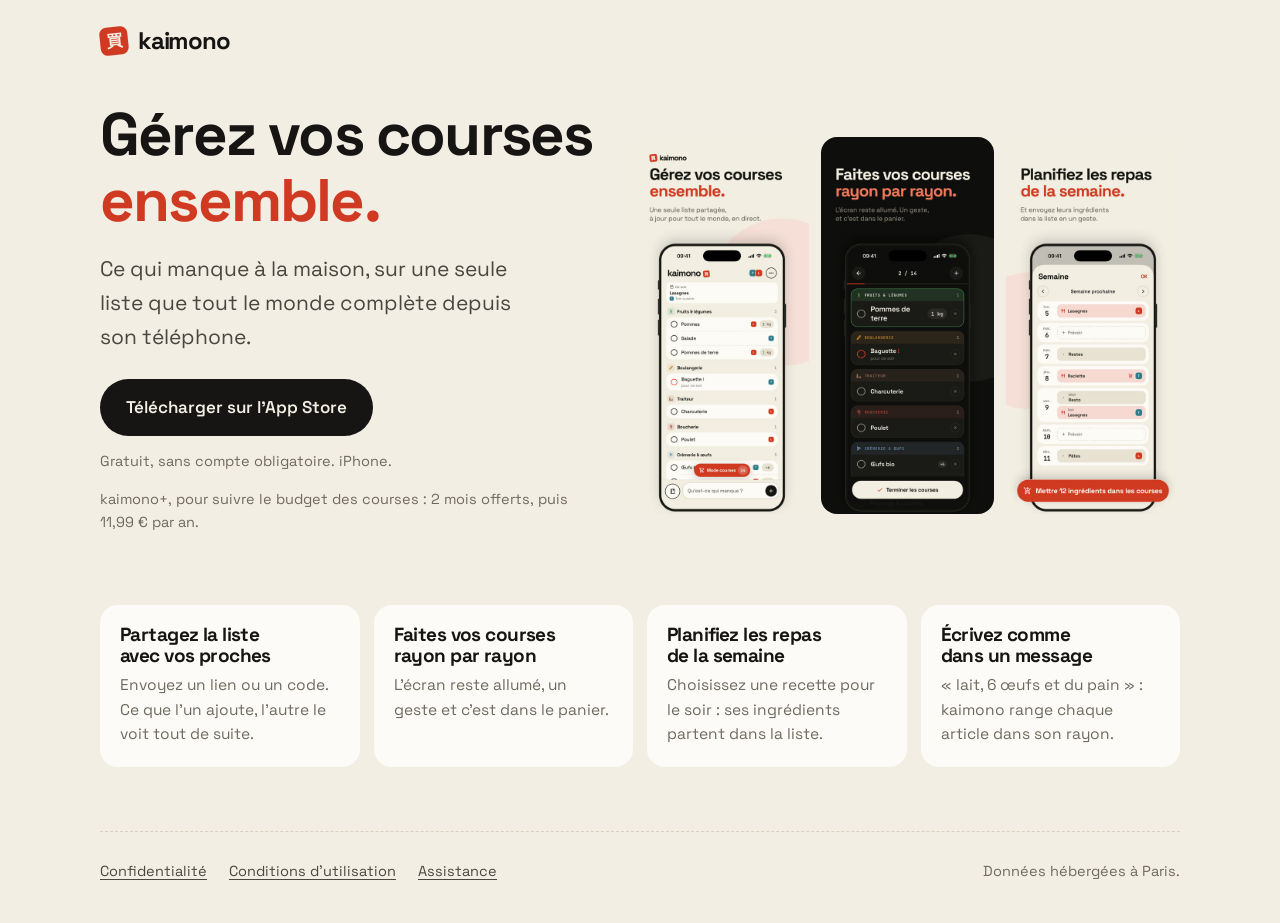
<file: index.html>
<!doctype html>
<html lang="fr">
<head>
<meta charset="utf-8">
<meta name="viewport" content="width=device-width, initial-scale=1, viewport-fit=cover">
<title>kaimono, liste de courses</title>
<meta name="description" content="kaimono, la liste de courses partagée par toute la maison. Gratuit.">
<meta name="theme-color" content="#F3EEE3" media="(prefers-color-scheme: light)">
<meta name="theme-color" content="#151412" media="(prefers-color-scheme: dark)">
<link rel="icon" href="assets/icon.png">
<link rel="apple-touch-icon" href="assets/icon.png">
<link rel="preconnect" href="https://fonts.googleapis.com">
<link rel="preconnect" href="https://fonts.gstatic.com" crossorigin>
<link rel="stylesheet" href="https://fonts.googleapis.com/css2?family=JetBrains+Mono:wght@500;700&family=Space+Grotesk:wght@400;500;600;700&display=swap">
<link rel="stylesheet" href="assets/style.css">
</head>
<body>
<header class="bar">
  <a class="brand" href=""><span class="seal" aria-hidden="true">買</span>kaimono</a>
</header>
<main class="wide">

<section class="hero">
  <div class="hero-text">
    <h1>Gérez vos courses <em>ensemble.</em></h1>
    <p class="lede">Ce qui manque à la maison, sur une seule liste que tout le monde complète depuis son téléphone.</p>
    <a class="cta" href="https://apps.apple.com/fr/app/kaimono-liste-de-courses/id6818076246">Télécharger sur l’App Store</a>
    <p class="small">Gratuit, sans compte obligatoire. iPhone.</p>
    <p class="small">kaimono+, pour suivre le budget des courses : 2 mois offerts, puis 11,99 € par an.</p>
  </div>
  <div class="shots">
    <img src="assets/01-foyer.jpg" alt="Gérez vos courses ensemble" width="450" height="978">
    <img src="assets/03-rayons.jpg" alt="Faites vos courses rayon par rayon" width="450" height="978">
    <img src="assets/04-repas.jpg" alt="Planifiez les repas de la semaine" width="450" height="978">
  </div>
</section>
<section class="features">
  <div><h3>Partagez la liste avec vos proches</h3><p>Envoyez un lien ou un code. Ce que l’un ajoute, l’autre le voit tout de suite.</p></div>
  <div><h3>Faites vos courses rayon par rayon</h3><p>L’écran reste allumé, un geste et c’est dans le panier.</p></div>
  <div><h3>Planifiez les repas de la semaine</h3><p>Choisissez une recette pour le soir : ses ingrédients partent dans la liste.</p></div>
  <div><h3>Écrivez comme dans un message</h3><p>« lait, 6 œufs et du pain » : kaimono range chaque article dans son rayon.</p></div>
</section>

</main>
<footer class="foot">
  <a href="confidentialite/">Confidentialité</a>
  <a href="cgu/">Conditions d’utilisation</a>
  <a href="assistance/">Assistance</a>
  <span>Données hébergées à Paris.</span>
</footer>
</body>
</html>
</file>
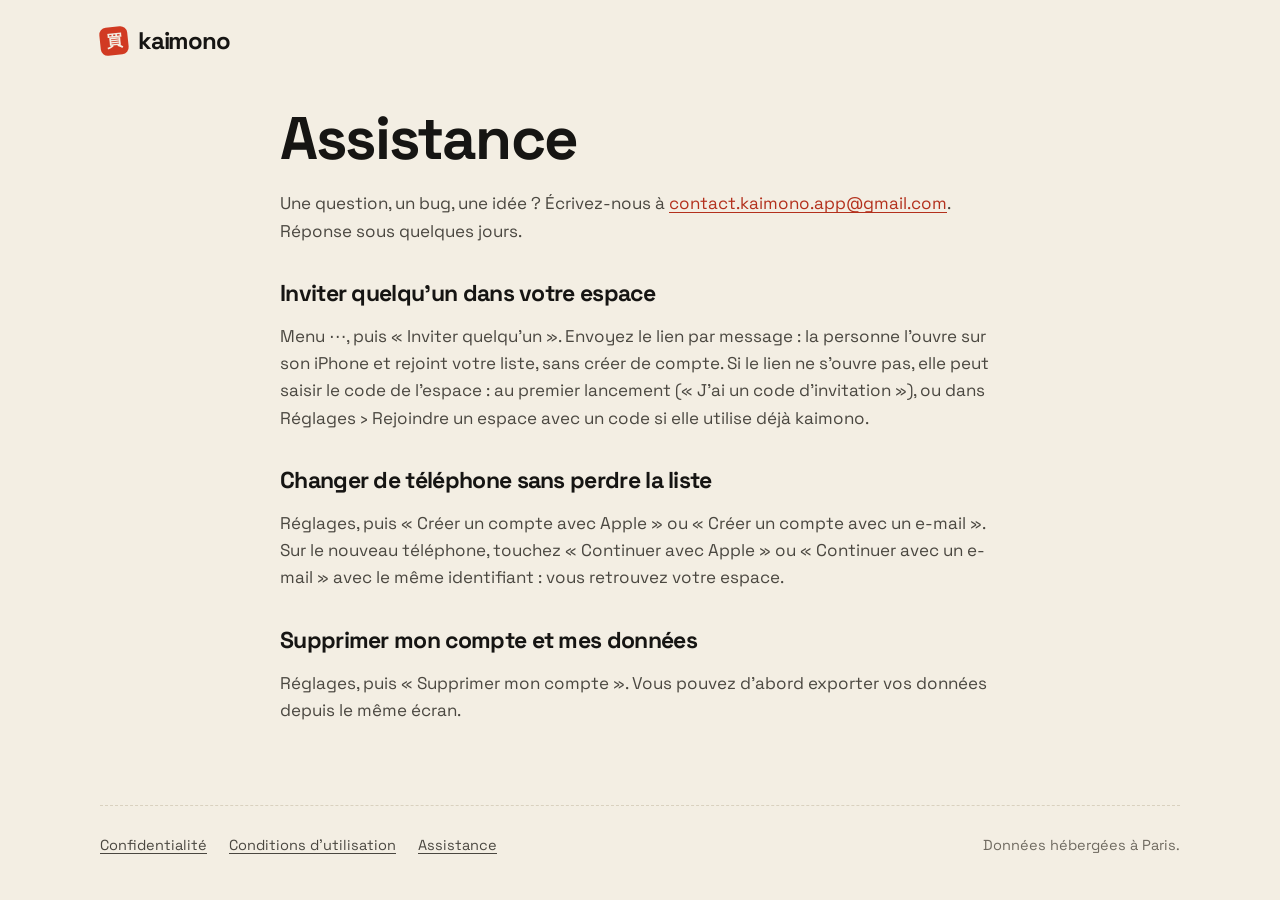
<file: assistance/index.html>
<!doctype html>
<html lang="fr">
<head>
<meta charset="utf-8">
<meta name="viewport" content="width=device-width, initial-scale=1, viewport-fit=cover">
<title>Assistance kaimono</title>
<meta name="description" content="Aide et contact pour kaimono.">
<meta name="theme-color" content="#F3EEE3" media="(prefers-color-scheme: light)">
<meta name="theme-color" content="#151412" media="(prefers-color-scheme: dark)">
<link rel="icon" href="../assets/icon.png">
<link rel="apple-touch-icon" href="../assets/icon.png">
<link rel="preconnect" href="https://fonts.googleapis.com">
<link rel="preconnect" href="https://fonts.gstatic.com" crossorigin>
<link rel="stylesheet" href="https://fonts.googleapis.com/css2?family=JetBrains+Mono:wght@500;700&family=Space+Grotesk:wght@400;500;600;700&display=swap">
<link rel="stylesheet" href="../assets/style.css">
</head>
<body>
<header class="bar">
  <a class="brand" href="../"><span class="seal" aria-hidden="true">買</span>kaimono</a>
</header>
<main class="doc">

<h1>Assistance</h1>
<p>Une question, un bug, une idée ? Écrivez-nous à <a href="mailto:contact.kaimono.app@gmail.com">contact.kaimono.app@gmail.com</a>. Réponse sous quelques jours.</p>
<h2>Inviter quelqu’un dans votre espace</h2>
<p>Menu ⋯, puis « Inviter quelqu’un ». Envoyez le lien par message : la personne l’ouvre sur son iPhone et rejoint votre liste, sans créer de compte. Si le lien ne s’ouvre pas, elle peut saisir le code de l’espace : au premier lancement (« J’ai un code d’invitation »), ou dans Réglages › Rejoindre un espace avec un code si elle utilise déjà kaimono.</p>
<h2>Changer de téléphone sans perdre la liste</h2>
<p>Réglages, puis « Créer un compte avec Apple » ou « Créer un compte avec un e-mail ». Sur le nouveau téléphone, touchez « Continuer avec Apple » ou « Continuer avec un e-mail » avec le même identifiant : vous retrouvez votre espace.</p>
<h2>Supprimer mon compte et mes données</h2>
<p>Réglages, puis « Supprimer mon compte ». Vous pouvez d’abord exporter vos données depuis le même écran.</p>

</main>
<footer class="foot">
  <a href="../confidentialite/">Confidentialité</a>
  <a href="../cgu/">Conditions d’utilisation</a>
  <a href="../assistance/">Assistance</a>
  <span>Données hébergées à Paris.</span>
</footer>
</body>
</html>
</file>
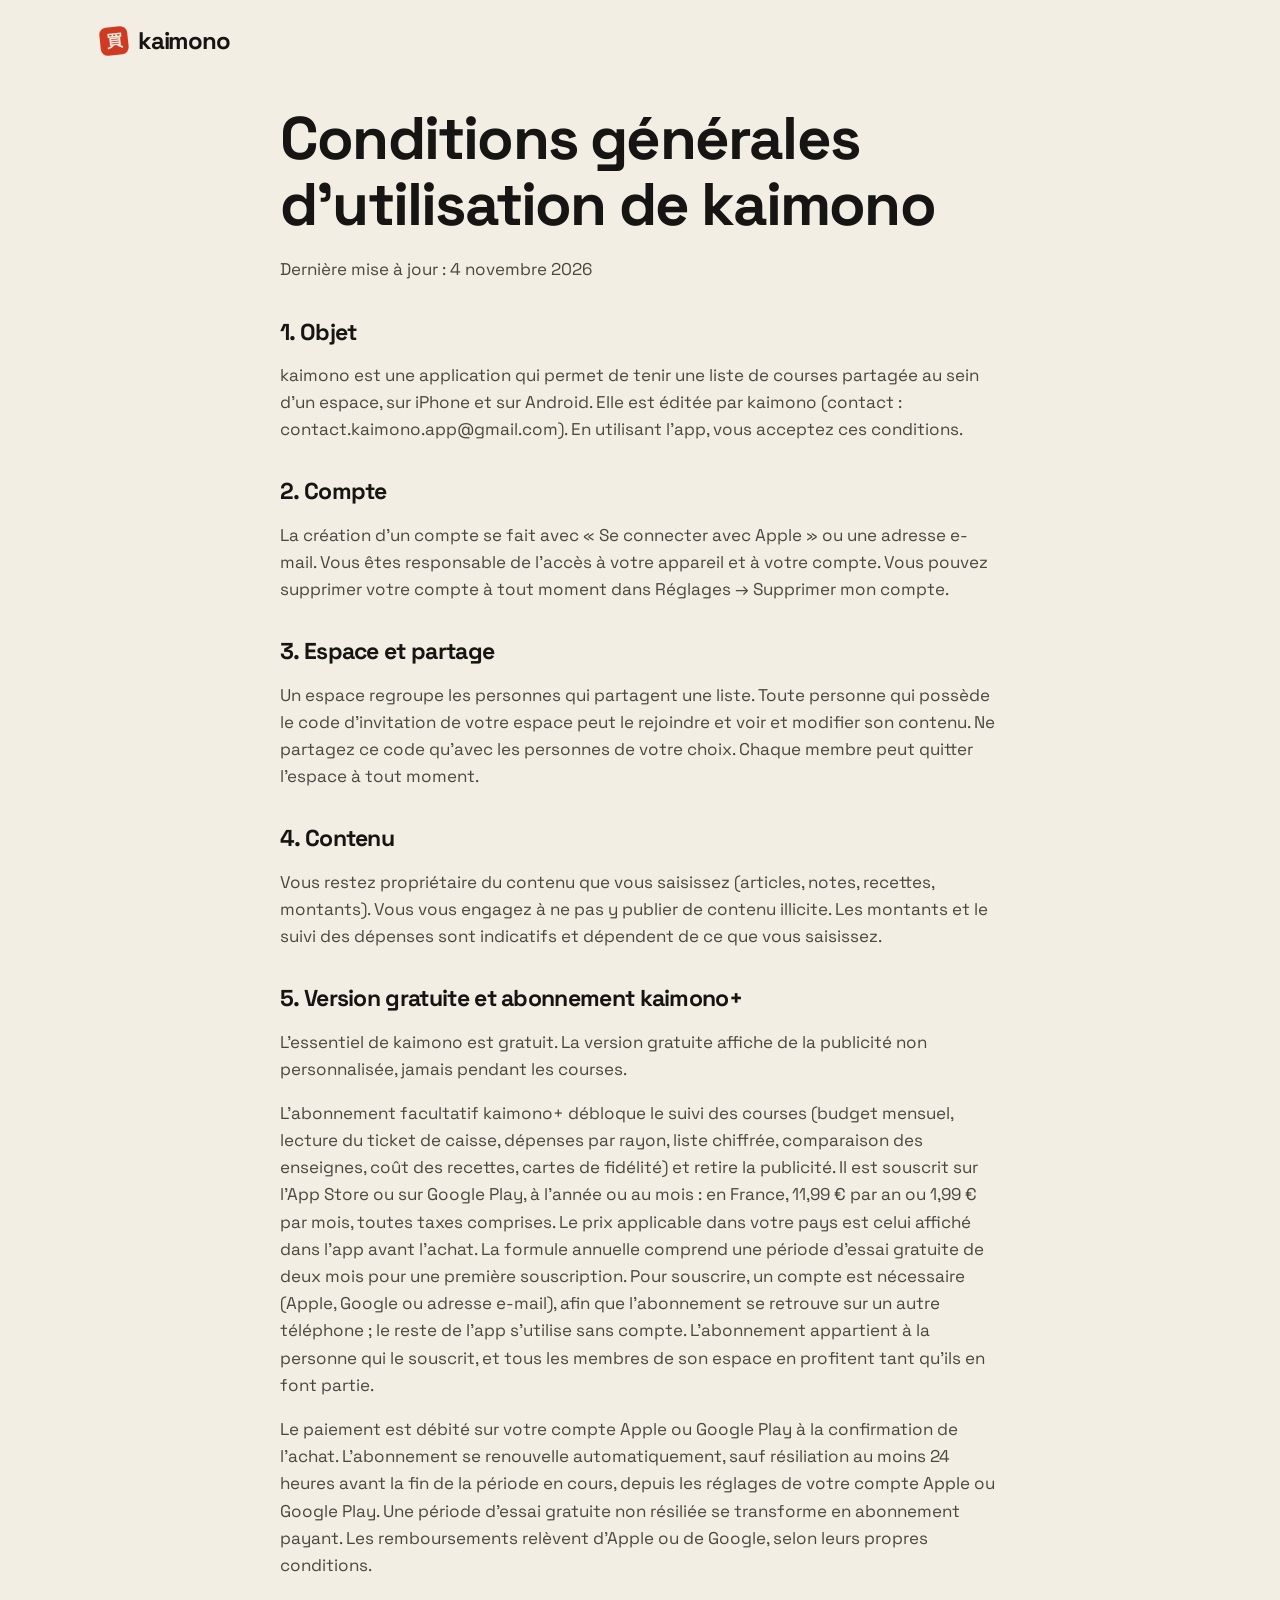
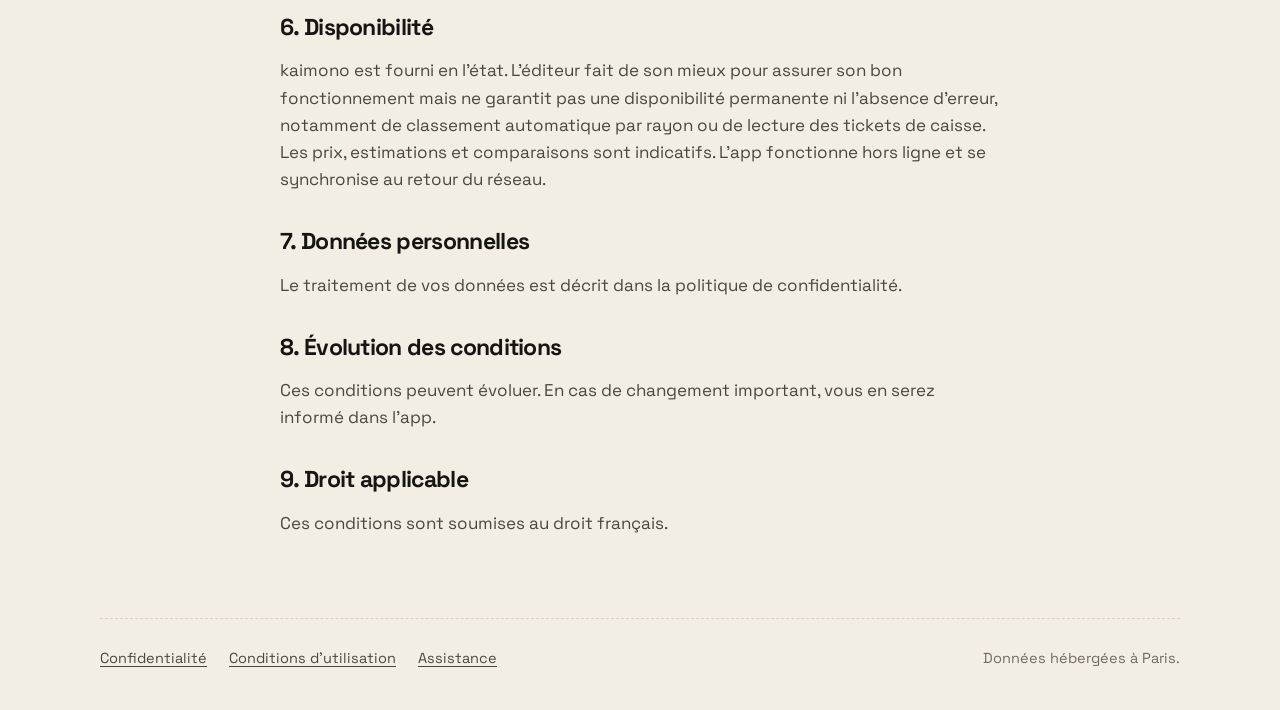
<file: cgu/index.html>
<!doctype html>
<html lang="fr">
<head>
<meta charset="utf-8">
<meta name="viewport" content="width=device-width, initial-scale=1, viewport-fit=cover">
<title>Conditions générales d&#x27;utilisation de kaimono</title>
<meta name="description" content="Conditions générales d&#x27;utilisation de kaimono">
<meta name="theme-color" content="#F3EEE3" media="(prefers-color-scheme: light)">
<meta name="theme-color" content="#151412" media="(prefers-color-scheme: dark)">
<link rel="icon" href="../assets/icon.png">
<link rel="apple-touch-icon" href="../assets/icon.png">
<link rel="preconnect" href="https://fonts.googleapis.com">
<link rel="preconnect" href="https://fonts.gstatic.com" crossorigin>
<link rel="stylesheet" href="https://fonts.googleapis.com/css2?family=JetBrains+Mono:wght@500;700&family=Space+Grotesk:wght@400;500;600;700&display=swap">
<link rel="stylesheet" href="../assets/style.css">
</head>
<body>
<header class="bar">
  <a class="brand" href="../"><span class="seal" aria-hidden="true">買</span>kaimono</a>
</header>
<main class="doc">
<h1>Conditions générales d'utilisation de kaimono</h1>
<p>Dernière mise à jour : 4 novembre 2026</p>
<h2>1. Objet</h2>
<p>kaimono est une application qui permet de tenir une liste de courses partagée au sein d'un espace, sur iPhone et sur Android. Elle est éditée par kaimono (contact : contact.kaimono.app@gmail.com). En utilisant l'app, vous acceptez ces conditions.</p>
<h2>2. Compte</h2>
<p>La création d'un compte se fait avec « Se connecter avec Apple » ou une adresse e-mail. Vous êtes responsable de l'accès à votre appareil et à votre compte. Vous pouvez supprimer votre compte à tout moment dans Réglages → Supprimer mon compte.</p>
<h2>3. Espace et partage</h2>
<p>Un espace regroupe les personnes qui partagent une liste. Toute personne qui possède le code d'invitation de votre espace peut le rejoindre et voir et modifier son contenu. Ne partagez ce code qu'avec les personnes de votre choix. Chaque membre peut quitter l'espace à tout moment.</p>
<h2>4. Contenu</h2>
<p>Vous restez propriétaire du contenu que vous saisissez (articles, notes, recettes, montants). Vous vous engagez à ne pas y publier de contenu illicite. Les montants et le suivi des dépenses sont indicatifs et dépendent de ce que vous saisissez.</p>
<h2>5. Version gratuite et abonnement kaimono+</h2>
<p>L'essentiel de kaimono est gratuit. La version gratuite affiche de la publicité non personnalisée, jamais pendant les courses.</p>
<p>L'abonnement facultatif kaimono+ débloque le suivi des courses (budget mensuel, lecture du ticket de caisse, dépenses par rayon, liste chiffrée, comparaison des enseignes, coût des recettes, cartes de fidélité) et retire la publicité. Il est souscrit sur l'App Store ou sur Google Play, à l'année ou au mois : en France, 11,99 € par an ou 1,99 € par mois, toutes taxes comprises. Le prix applicable dans votre pays est celui affiché dans l'app avant l'achat. La formule annuelle comprend une période d'essai gratuite de deux mois pour une première souscription. Pour souscrire, un compte est nécessaire (Apple, Google ou adresse e-mail), afin que l'abonnement se retrouve sur un autre téléphone ; le reste de l'app s'utilise sans compte. L'abonnement appartient à la personne qui le souscrit, et tous les membres de son espace en profitent tant qu'ils en font partie.</p>
<p>Le paiement est débité sur votre compte Apple ou Google Play à la confirmation de l'achat. L'abonnement se renouvelle automatiquement, sauf résiliation au moins 24 heures avant la fin de la période en cours, depuis les réglages de votre compte Apple ou Google Play. Une période d'essai gratuite non résiliée se transforme en abonnement payant. Les remboursements relèvent d'Apple ou de Google, selon leurs propres conditions.</p>
<h2>6. Disponibilité</h2>
<p>kaimono est fourni en l'état. L'éditeur fait de son mieux pour assurer son bon fonctionnement mais ne garantit pas une disponibilité permanente ni l'absence d'erreur, notamment de classement automatique par rayon ou de lecture des tickets de caisse. Les prix, estimations et comparaisons sont indicatifs. L'app fonctionne hors ligne et se synchronise au retour du réseau.</p>
<h2>7. Données personnelles</h2>
<p>Le traitement de vos données est décrit dans la politique de confidentialité.</p>
<h2>8. Évolution des conditions</h2>
<p>Ces conditions peuvent évoluer. En cas de changement important, vous en serez informé dans l'app.</p>
<h2>9. Droit applicable</h2>
<p>Ces conditions sont soumises au droit français.</p>
</main>
<footer class="foot">
  <a href="../confidentialite/">Confidentialité</a>
  <a href="../cgu/">Conditions d’utilisation</a>
  <a href="../assistance/">Assistance</a>
  <span>Données hébergées à Paris.</span>
</footer>
</body>
</html>
</file>
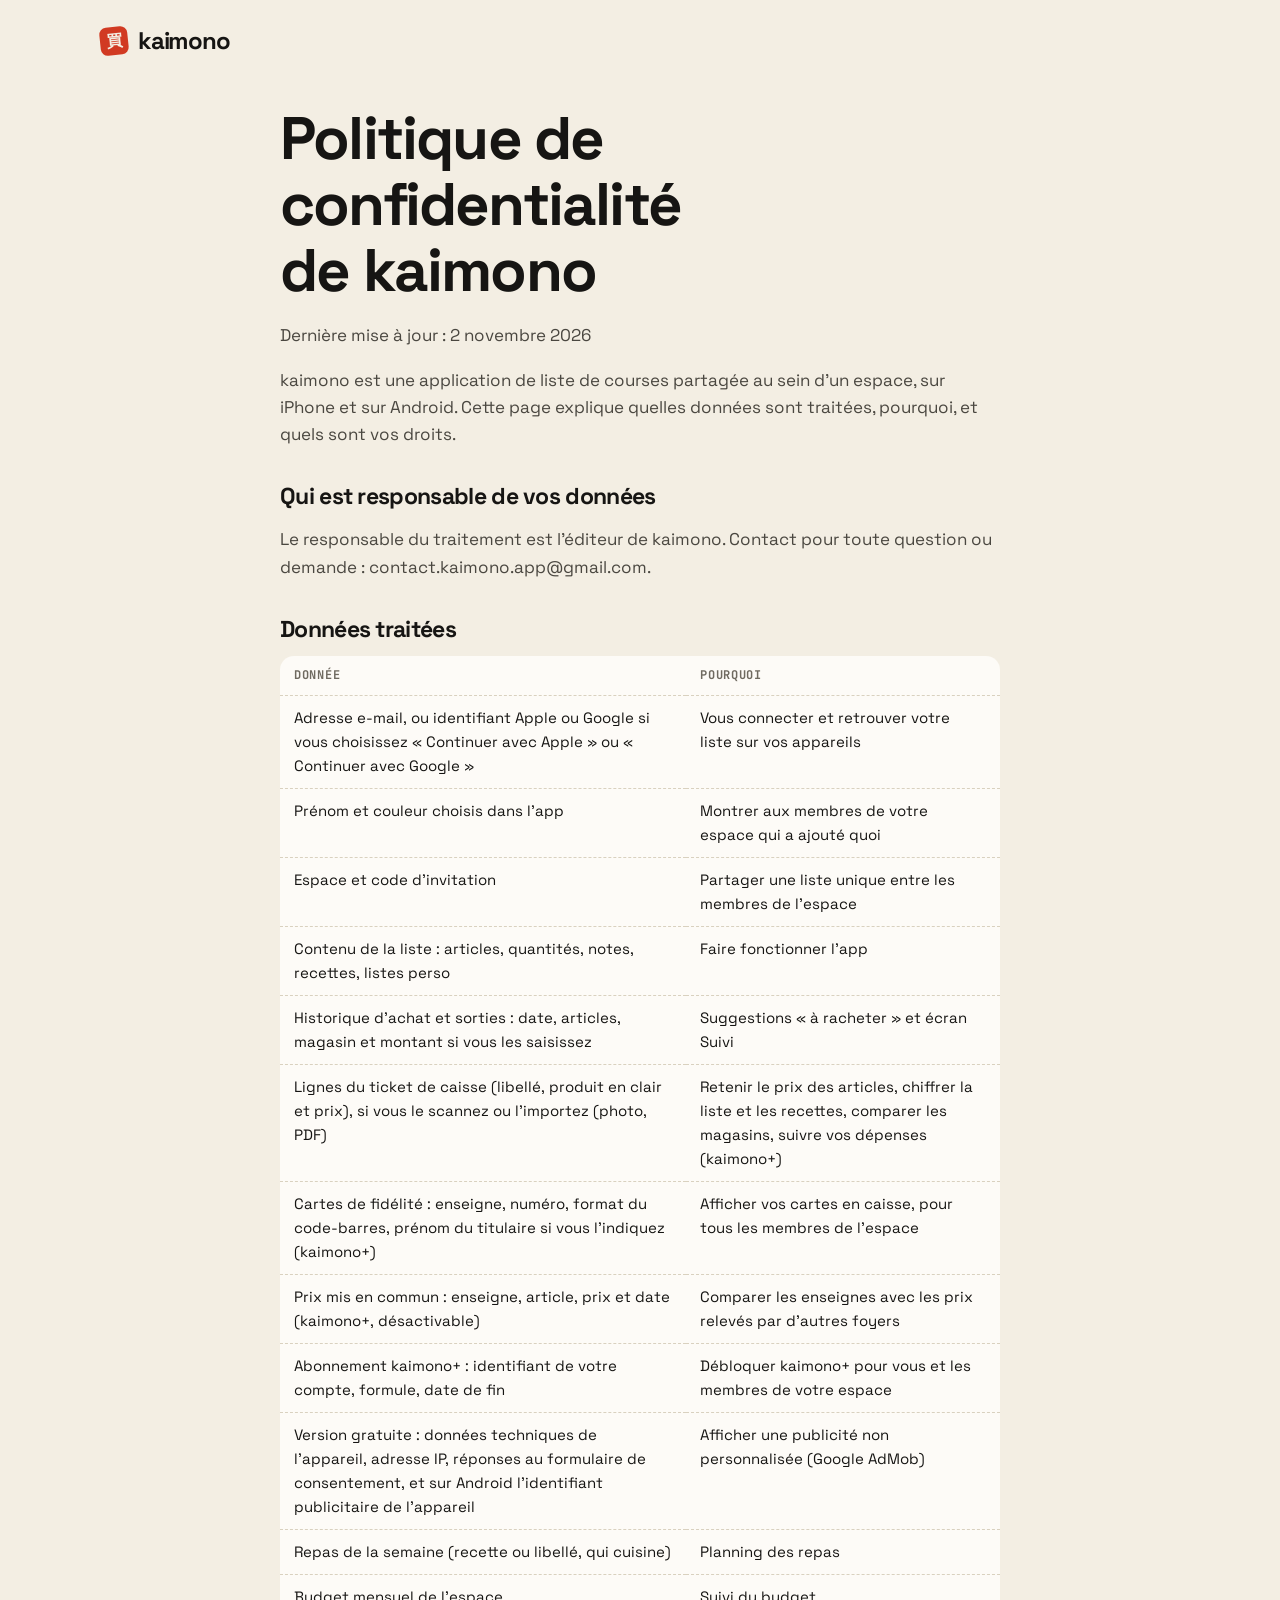
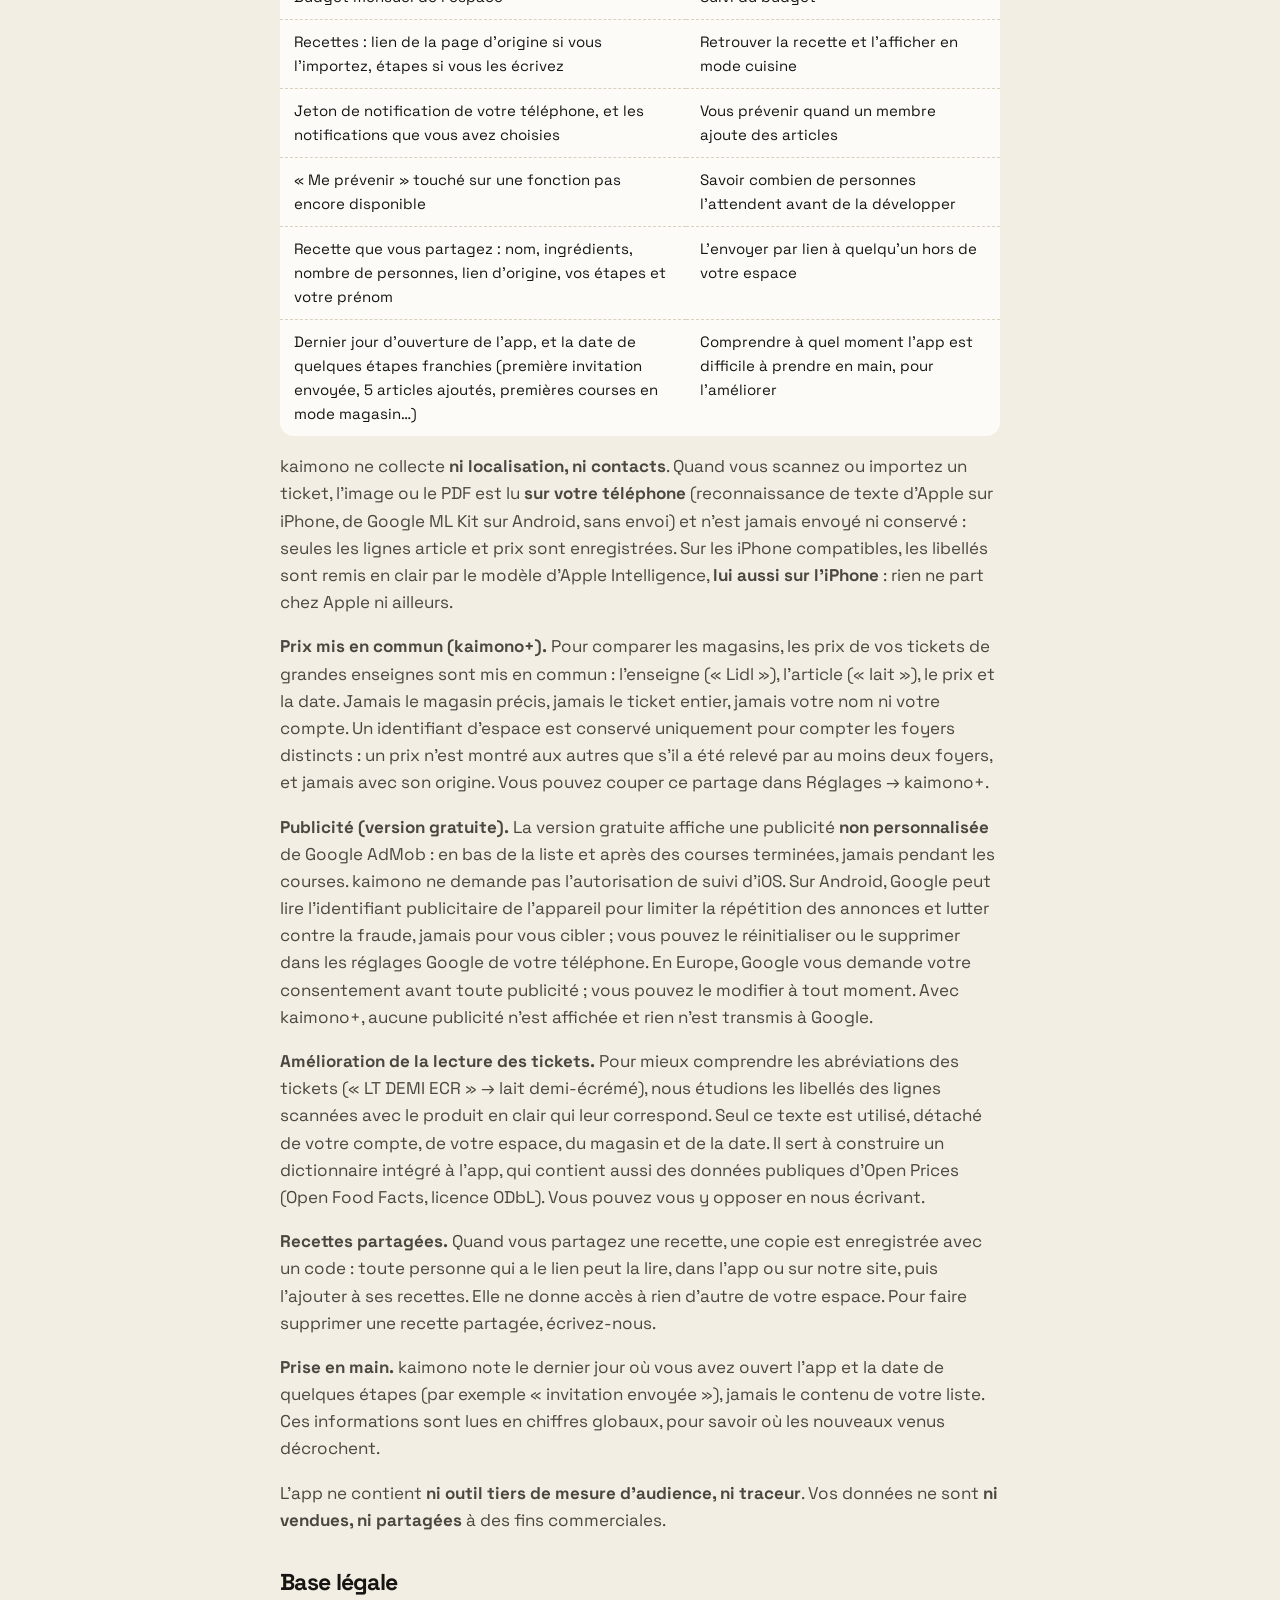
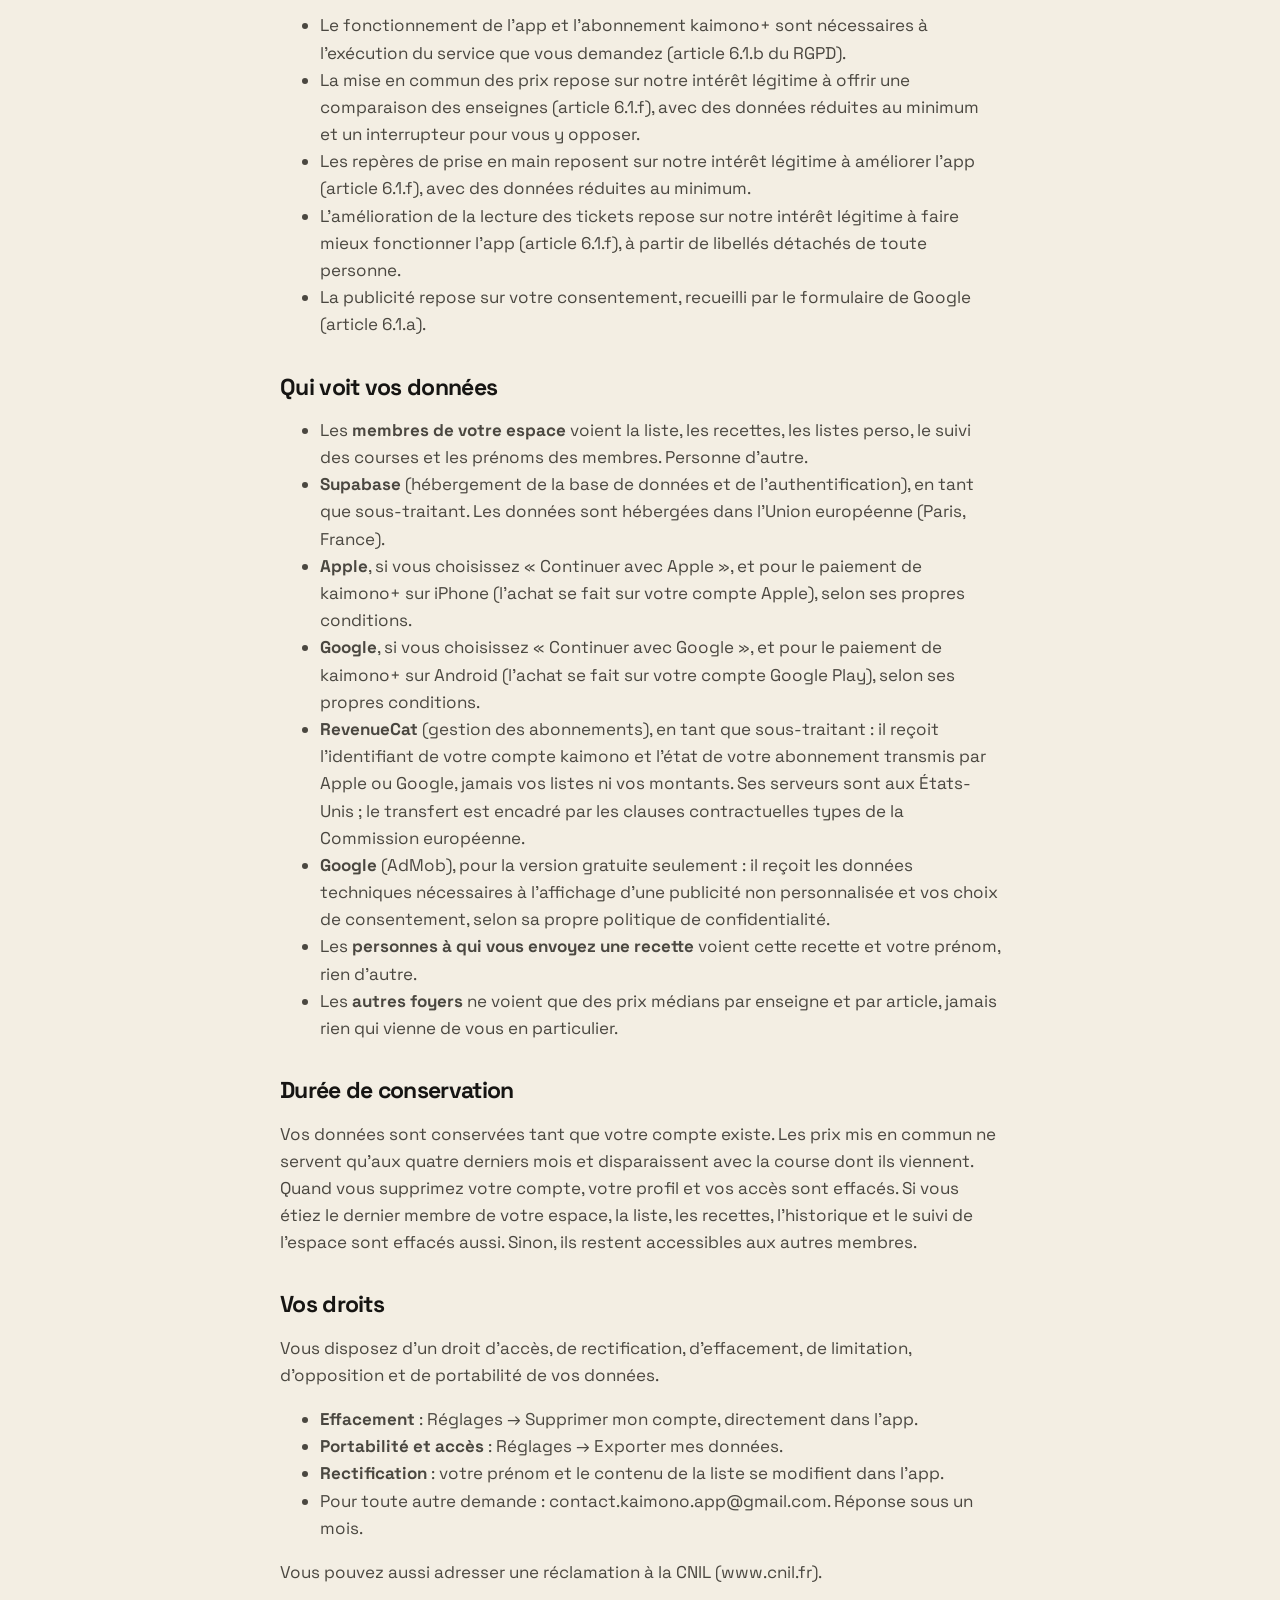
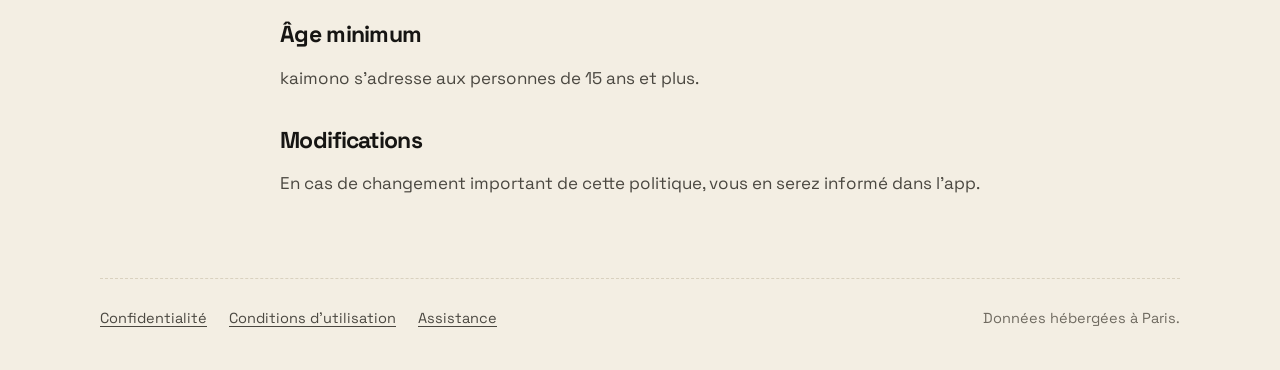
<file: confidentialite/index.html>
<!doctype html>
<html lang="fr">
<head>
<meta charset="utf-8">
<meta name="viewport" content="width=device-width, initial-scale=1, viewport-fit=cover">
<title>Politique de confidentialité de kaimono</title>
<meta name="description" content="Politique de confidentialité de kaimono">
<meta name="theme-color" content="#F3EEE3" media="(prefers-color-scheme: light)">
<meta name="theme-color" content="#151412" media="(prefers-color-scheme: dark)">
<link rel="icon" href="../assets/icon.png">
<link rel="apple-touch-icon" href="../assets/icon.png">
<link rel="preconnect" href="https://fonts.googleapis.com">
<link rel="preconnect" href="https://fonts.gstatic.com" crossorigin>
<link rel="stylesheet" href="https://fonts.googleapis.com/css2?family=JetBrains+Mono:wght@500;700&family=Space+Grotesk:wght@400;500;600;700&display=swap">
<link rel="stylesheet" href="../assets/style.css">
</head>
<body>
<header class="bar">
  <a class="brand" href="../"><span class="seal" aria-hidden="true">買</span>kaimono</a>
</header>
<main class="doc">
<h1>Politique de confidentialité de kaimono</h1>
<p>Dernière mise à jour : 2 novembre 2026</p>
<p>kaimono est une application de liste de courses partagée au sein d'un espace, sur iPhone et sur Android. Cette page explique quelles données sont traitées, pourquoi, et quels sont vos droits.</p>
<h2>Qui est responsable de vos données</h2>
<p>Le responsable du traitement est l’éditeur de kaimono. Contact pour toute question ou demande : contact.kaimono.app@gmail.com.</p>
<h2>Données traitées</h2>
<div class="table"><table><thead><tr><th>Donnée</th><th>Pourquoi</th></tr></thead><tbody><tr><td>Adresse e-mail, ou identifiant Apple ou Google si vous choisissez « Continuer avec Apple » ou « Continuer avec Google »</td><td>Vous connecter et retrouver votre liste sur vos appareils</td></tr><tr><td>Prénom et couleur choisis dans l'app</td><td>Montrer aux membres de votre espace qui a ajouté quoi</td></tr><tr><td>Espace et code d'invitation</td><td>Partager une liste unique entre les membres de l'espace</td></tr><tr><td>Contenu de la liste : articles, quantités, notes, recettes, listes perso</td><td>Faire fonctionner l'app</td></tr><tr><td>Historique d'achat et sorties : date, articles, magasin et montant si vous les saisissez</td><td>Suggestions « à racheter » et écran Suivi</td></tr><tr><td>Lignes du ticket de caisse (libellé, produit en clair et prix), si vous le scannez ou l'importez (photo, PDF)</td><td>Retenir le prix des articles, chiffrer la liste et les recettes, comparer les magasins, suivre vos dépenses (kaimono+)</td></tr><tr><td>Cartes de fidélité : enseigne, numéro, format du code-barres, prénom du titulaire si vous l'indiquez (kaimono+)</td><td>Afficher vos cartes en caisse, pour tous les membres de l'espace</td></tr><tr><td>Prix mis en commun : enseigne, article, prix et date (kaimono+, désactivable)</td><td>Comparer les enseignes avec les prix relevés par d'autres foyers</td></tr><tr><td>Abonnement kaimono+ : identifiant de votre compte, formule, date de fin</td><td>Débloquer kaimono+ pour vous et les membres de votre espace</td></tr><tr><td>Version gratuite : données techniques de l'appareil, adresse IP, réponses au formulaire de consentement, et sur Android l'identifiant publicitaire de l'appareil</td><td>Afficher une publicité non personnalisée (Google AdMob)</td></tr><tr><td>Repas de la semaine (recette ou libellé, qui cuisine)</td><td>Planning des repas</td></tr><tr><td>Budget mensuel de l'espace</td><td>Suivi du budget</td></tr><tr><td>Recettes : lien de la page d'origine si vous l'importez, étapes si vous les écrivez</td><td>Retrouver la recette et l'afficher en mode cuisine</td></tr><tr><td>Jeton de notification de votre téléphone, et les notifications que vous avez choisies</td><td>Vous prévenir quand un membre ajoute des articles</td></tr><tr><td>« Me prévenir » touché sur une fonction pas encore disponible</td><td>Savoir combien de personnes l'attendent avant de la développer</td></tr><tr><td>Recette que vous partagez : nom, ingrédients, nombre de personnes, lien d'origine, vos étapes et votre prénom</td><td>L'envoyer par lien à quelqu'un hors de votre espace</td></tr><tr><td>Dernier jour d'ouverture de l'app, et la date de quelques étapes franchies (première invitation envoyée, 5 articles ajoutés, premières courses en mode magasin…)</td><td>Comprendre à quel moment l'app est difficile à prendre en main, pour l'améliorer</td></tr></tbody></table></div>
<p>kaimono ne collecte <strong>ni localisation, ni contacts</strong>. Quand vous scannez ou importez un ticket, l'image ou le PDF est lu <strong>sur votre téléphone</strong> (reconnaissance de texte d'Apple sur iPhone, de Google ML Kit sur Android, sans envoi) et n'est jamais envoyé ni conservé : seules les lignes article et prix sont enregistrées. Sur les iPhone compatibles, les libellés sont remis en clair par le modèle d'Apple Intelligence, <strong>lui aussi sur l'iPhone</strong> : rien ne part chez Apple ni ailleurs.</p>
<p><strong>Prix mis en commun (kaimono+).</strong> Pour comparer les magasins, les prix de vos tickets de grandes enseignes sont mis en commun : l'enseigne (« Lidl »), l'article (« lait »), le prix et la date. Jamais le magasin précis, jamais le ticket entier, jamais votre nom ni votre compte. Un identifiant d'espace est conservé uniquement pour compter les foyers distincts : un prix n'est montré aux autres que s'il a été relevé par au moins deux foyers, et jamais avec son origine. Vous pouvez couper ce partage dans Réglages → kaimono+.</p>
<p><strong>Publicité (version gratuite).</strong> La version gratuite affiche une publicité <strong>non personnalisée</strong> de Google AdMob : en bas de la liste et après des courses terminées, jamais pendant les courses. kaimono ne demande pas l'autorisation de suivi d'iOS. Sur Android, Google peut lire l'identifiant publicitaire de l'appareil pour limiter la répétition des annonces et lutter contre la fraude, jamais pour vous cibler ; vous pouvez le réinitialiser ou le supprimer dans les réglages Google de votre téléphone. En Europe, Google vous demande votre consentement avant toute publicité ; vous pouvez le modifier à tout moment. Avec kaimono+, aucune publicité n'est affichée et rien n'est transmis à Google.</p>
<p><strong>Amélioration de la lecture des tickets.</strong> Pour mieux comprendre les abréviations des tickets (« LT DEMI ECR » → lait demi-écrémé), nous étudions les libellés des lignes scannées avec le produit en clair qui leur correspond. Seul ce texte est utilisé, détaché de votre compte, de votre espace, du magasin et de la date. Il sert à construire un dictionnaire intégré à l'app, qui contient aussi des données publiques d'Open Prices (Open Food Facts, licence ODbL). Vous pouvez vous y opposer en nous écrivant.</p>
<p><strong>Recettes partagées.</strong> Quand vous partagez une recette, une copie est enregistrée avec un code : toute personne qui a le lien peut la lire, dans l'app ou sur notre site, puis l'ajouter à ses recettes. Elle ne donne accès à rien d'autre de votre espace. Pour faire supprimer une recette partagée, écrivez-nous.</p>
<p><strong>Prise en main.</strong> kaimono note le dernier jour où vous avez ouvert l'app et la date de quelques étapes (par exemple « invitation envoyée »), jamais le contenu de votre liste. Ces informations sont lues en chiffres globaux, pour savoir où les nouveaux venus décrochent.</p>
<p>L'app ne contient <strong>ni outil tiers de mesure d'audience, ni traceur</strong>. Vos données ne sont <strong>ni vendues, ni partagées</strong> à des fins commerciales.</p>
<h2>Base légale</h2>
<ul><li>Le fonctionnement de l'app et l'abonnement kaimono+ sont nécessaires à l'exécution du service que vous demandez (article 6.1.b du RGPD).</li><li>La mise en commun des prix repose sur notre intérêt légitime à offrir une comparaison des enseignes (article 6.1.f), avec des données réduites au minimum et un interrupteur pour vous y opposer.</li><li>Les repères de prise en main reposent sur notre intérêt légitime à améliorer l'app (article 6.1.f), avec des données réduites au minimum.</li><li>L'amélioration de la lecture des tickets repose sur notre intérêt légitime à faire mieux fonctionner l'app (article 6.1.f), à partir de libellés détachés de toute personne.</li><li>La publicité repose sur votre consentement, recueilli par le formulaire de Google (article 6.1.a).</li></ul>
<h2>Qui voit vos données</h2>
<ul><li>Les <strong>membres de votre espace</strong> voient la liste, les recettes, les listes perso, le suivi des courses et les prénoms des membres. Personne d'autre.</li><li><strong>Supabase</strong> (hébergement de la base de données et de l'authentification), en tant que sous-traitant. Les données sont hébergées dans l'Union européenne (Paris, France).</li><li><strong>Apple</strong>, si vous choisissez « Continuer avec Apple », et pour le paiement de kaimono+ sur iPhone (l'achat se fait sur votre compte Apple), selon ses propres conditions.</li><li><strong>Google</strong>, si vous choisissez « Continuer avec Google », et pour le paiement de kaimono+ sur Android (l'achat se fait sur votre compte Google Play), selon ses propres conditions.</li><li><strong>RevenueCat</strong> (gestion des abonnements), en tant que sous-traitant : il reçoit l'identifiant de votre compte kaimono et l'état de votre abonnement transmis par Apple ou Google, jamais vos listes ni vos montants. Ses serveurs sont aux États-Unis ; le transfert est encadré par les clauses contractuelles types de la Commission européenne.</li><li><strong>Google</strong> (AdMob), pour la version gratuite seulement : il reçoit les données techniques nécessaires à l'affichage d'une publicité non personnalisée et vos choix de consentement, selon sa propre politique de confidentialité.</li><li>Les <strong>personnes à qui vous envoyez une recette</strong> voient cette recette et votre prénom, rien d'autre.</li><li>Les <strong>autres foyers</strong> ne voient que des prix médians par enseigne et par article, jamais rien qui vienne de vous en particulier.</li></ul>
<h2>Durée de conservation</h2>
<p>Vos données sont conservées tant que votre compte existe. Les prix mis en commun ne servent qu'aux quatre derniers mois et disparaissent avec la course dont ils viennent. Quand vous supprimez votre compte, votre profil et vos accès sont effacés. Si vous étiez le dernier membre de votre espace, la liste, les recettes, l'historique et le suivi de l'espace sont effacés aussi. Sinon, ils restent accessibles aux autres membres.</p>
<h2>Vos droits</h2>
<p>Vous disposez d'un droit d'accès, de rectification, d'effacement, de limitation, d'opposition et de portabilité de vos données.</p>
<ul><li><strong>Effacement</strong> : Réglages → Supprimer mon compte, directement dans l'app.</li><li><strong>Portabilité et accès</strong> : Réglages → Exporter mes données.</li><li><strong>Rectification</strong> : votre prénom et le contenu de la liste se modifient dans l'app.</li><li>Pour toute autre demande : contact.kaimono.app@gmail.com. Réponse sous un mois.</li></ul>
<p>Vous pouvez aussi adresser une réclamation à la CNIL (www.cnil.fr).</p>
<h2>Âge minimum</h2>
<p>kaimono s'adresse aux personnes de 15 ans et plus.</p>
<h2>Modifications</h2>
<p>En cas de changement important de cette politique, vous en serez informé dans l'app.</p>
</main>
<footer class="foot">
  <a href="../confidentialite/">Confidentialité</a>
  <a href="../cgu/">Conditions d’utilisation</a>
  <a href="../assistance/">Assistance</a>
  <span>Données hébergées à Paris.</span>
</footer>
</body>
</html>
</file>
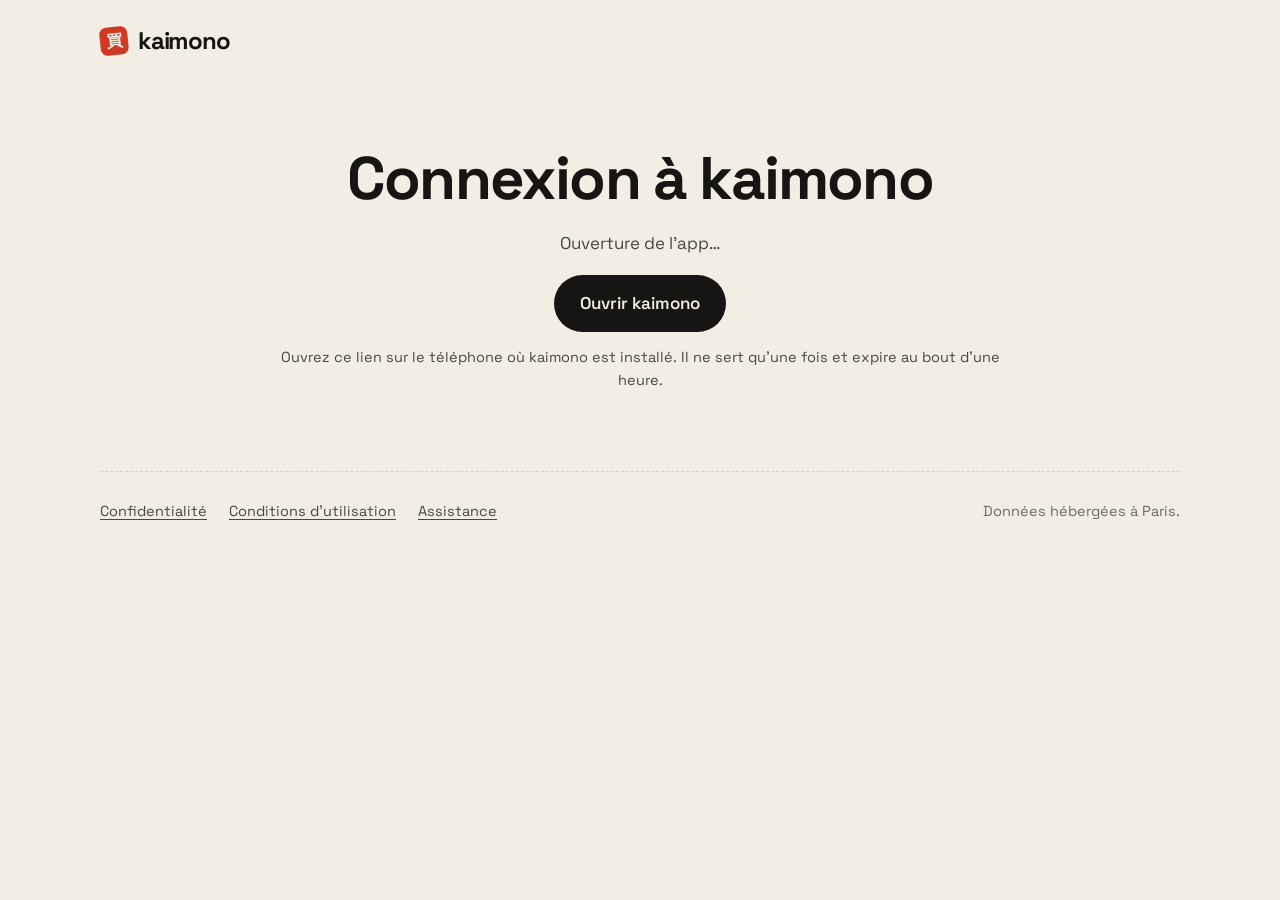
<file: connexion/index.html>
<!doctype html>
<html lang="fr">
<head>
<meta charset="utf-8">
<meta name="viewport" content="width=device-width, initial-scale=1, viewport-fit=cover">
<title>Connexion à kaimono</title>
<meta name="description" content="Connexion à kaimono.">
<meta name="theme-color" content="#F3EEE3" media="(prefers-color-scheme: light)">
<meta name="theme-color" content="#151412" media="(prefers-color-scheme: dark)">
<link rel="icon" href="../assets/icon.png">
<link rel="apple-touch-icon" href="../assets/icon.png">
<link rel="preconnect" href="https://fonts.googleapis.com">
<link rel="preconnect" href="https://fonts.gstatic.com" crossorigin>
<link rel="stylesheet" href="https://fonts.googleapis.com/css2?family=JetBrains+Mono:wght@500;700&family=Space+Grotesk:wght@400;500;600;700&display=swap">
<link rel="stylesheet" href="../assets/style.css">
</head>
<body>
<header class="bar">
  <a class="brand" href="../"><span class="seal" aria-hidden="true">買</span>kaimono</a>
</header>
<main class="doc">

<div class="join">
  <h1>Connexion à kaimono</h1>
  <p>Ouverture de l’app…</p>
  <a class="cta" id="open" href="kaimono://">Ouvrir kaimono</a>
  <p class="small">Ouvrez ce lien sur le téléphone où kaimono est installé. Il ne sert qu’une fois et expire au bout d’une heure.</p>
</div>
<script>
  (function () {
    var q = new URLSearchParams(location.search);
    var hash = q.get('token_hash');
    var type = q.get('type');
    if (!hash || !type) return;
    var url = 'kaimono://auth?token_hash=' + encodeURIComponent(hash) + '&type=' + encodeURIComponent(type);
    document.getElementById('open').href = url;
    location.href = url;
  })();
</script>

</main>
<footer class="foot">
  <a href="../confidentialite/">Confidentialité</a>
  <a href="../cgu/">Conditions d’utilisation</a>
  <a href="../assistance/">Assistance</a>
  <span>Données hébergées à Paris.</span>
</footer>
</body>
</html>
</file>
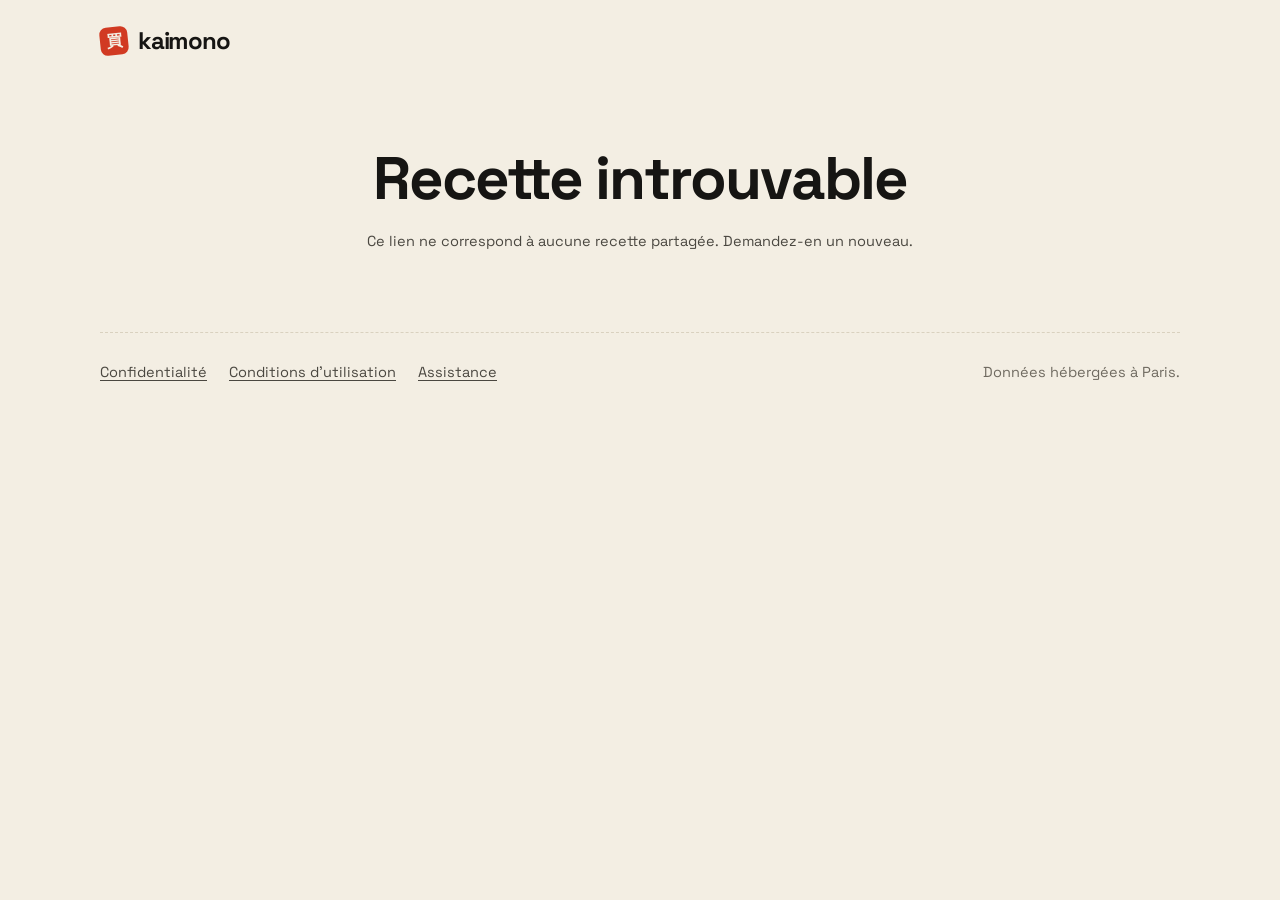
<file: recette/index.html>
<!doctype html>
<html lang="fr">
<head>
<meta charset="utf-8">
<meta name="viewport" content="width=device-width, initial-scale=1, viewport-fit=cover">
<title>Une recette partagée sur kaimono</title>
<meta name="description" content="Une recette partagée depuis kaimono, la liste de courses partagée.">
<meta name="theme-color" content="#F3EEE3" media="(prefers-color-scheme: light)">
<meta name="theme-color" content="#151412" media="(prefers-color-scheme: dark)">
<link rel="icon" href="../assets/icon.png">
<link rel="apple-touch-icon" href="../assets/icon.png">
<link rel="preconnect" href="https://fonts.googleapis.com">
<link rel="preconnect" href="https://fonts.gstatic.com" crossorigin>
<link rel="stylesheet" href="https://fonts.googleapis.com/css2?family=JetBrains+Mono:wght@500;700&family=Space+Grotesk:wght@400;500;600;700&display=swap">
<link rel="stylesheet" href="../assets/style.css">
</head>
<body>
<header class="bar">
  <a class="brand" href="../"><span class="seal" aria-hidden="true">買</span>kaimono</a>
</header>
<main class="doc">

<div class="recipe" id="recipe" hidden>
  <p class="from" id="from" hidden></p>
  <h1 id="name"></h1>
  <p class="meta" id="meta"></p>
  <ul class="ingredients" id="items"></ul>
  <p id="source-wrap" hidden><a id="source" rel="noopener nofollow">Voir la recette d’origine</a></p>
  <div id="steps-wrap" hidden><h2>Étapes</h2><ol class="steps" id="steps"></ol></div>
  <div class="add">
    <a class="cta" id="open" href="kaimono://">Ajouter dans kaimono</a>
    <p class="small">Pas encore l’app ? <a href="https://apps.apple.com/fr/app/kaimono-liste-de-courses/id6818076246">Téléchargez-la sur l’App Store</a>, puis touchez à nouveau ce lien. Ses ingrédients partiront dans votre liste de courses, rangés par rayon.</p>
  </div>
</div>
<div class="join" id="missing" hidden>
  <h1>Recette introuvable</h1>
  <p class="small">Ce lien ne correspond à aucune recette partagée. Demandez-en un nouveau.</p>
</div>
<script>
  (function () {
    var m = location.search.match(/[?&]r=([A-Za-z0-9]{8})/);
    var $ = function (id) { return document.getElementById(id); };
    if (!m) { $('missing').hidden = false; return; }
    var code = m[1].toUpperCase();
    $('open').href = 'kaimono://recipe/' + code;
    fetch('https://krgayouktkkhvypfhrxa.supabase.co/rest/v1/rpc/shared_recipe', {
      method: 'POST',
      headers: { apikey: 'sb_publishable_BnDt1zC8FGDVxzdSAmOJmw_tIliD_CV', 'Content-Type': 'application/json' },
      body: JSON.stringify({ p_code: code })
    }).then(function (r) { return r.json(); }).then(function (r) {
      if (!r || !r.name) { $('missing').hidden = false; return; }
      document.title = r.name + ' · kaimono';
      $('name').textContent = r.name;
      if (r.from) { $('from').textContent = r.from + ' vous partage sa recette'; $('from').hidden = false; }
      var n = (r.items || []).length;
      $('meta').textContent = n + ' ingrédient' + (n > 1 ? 's' : '') + (r.servings ? ' · pour ' + r.servings : '');
      (r.items || []).forEach(function (i) {
        var li = document.createElement('li');
        var q = i.qty != null ? String(i.qty).replace('.', ',') + (i.unit ? ' ' + i.unit : '') : '';
        var name = document.createElement('span'); name.textContent = i.name + (i.note ? ' (' + i.note + ')' : '');
        li.appendChild(name);
        if (q) { var qs = document.createElement('span'); qs.className = 'qty'; qs.textContent = q; li.appendChild(qs); }
        $('items').appendChild(li);
      });
      if (r.sourceUrl && /^https?:\/\//.test(r.sourceUrl)) {
        $('source').href = r.sourceUrl;
        $('source').textContent = 'Voir la recette sur ' + r.sourceUrl.replace(/^https?:\/\/(www\.)?/, '').split('/')[0];
        $('source-wrap').hidden = false;
      }
      (r.steps || []).forEach(function (t) { var li = document.createElement('li'); li.textContent = t; $('steps').appendChild(li); });
      if ((r.steps || []).length) $('steps-wrap').hidden = false;
      $('recipe').hidden = false;
    }).catch(function () { $('missing').hidden = false; });
  })();
</script>

</main>
<footer class="foot">
  <a href="../confidentialite/">Confidentialité</a>
  <a href="../cgu/">Conditions d’utilisation</a>
  <a href="../assistance/">Assistance</a>
  <span>Données hébergées à Paris.</span>
</footer>
</body>
</html>
</file>
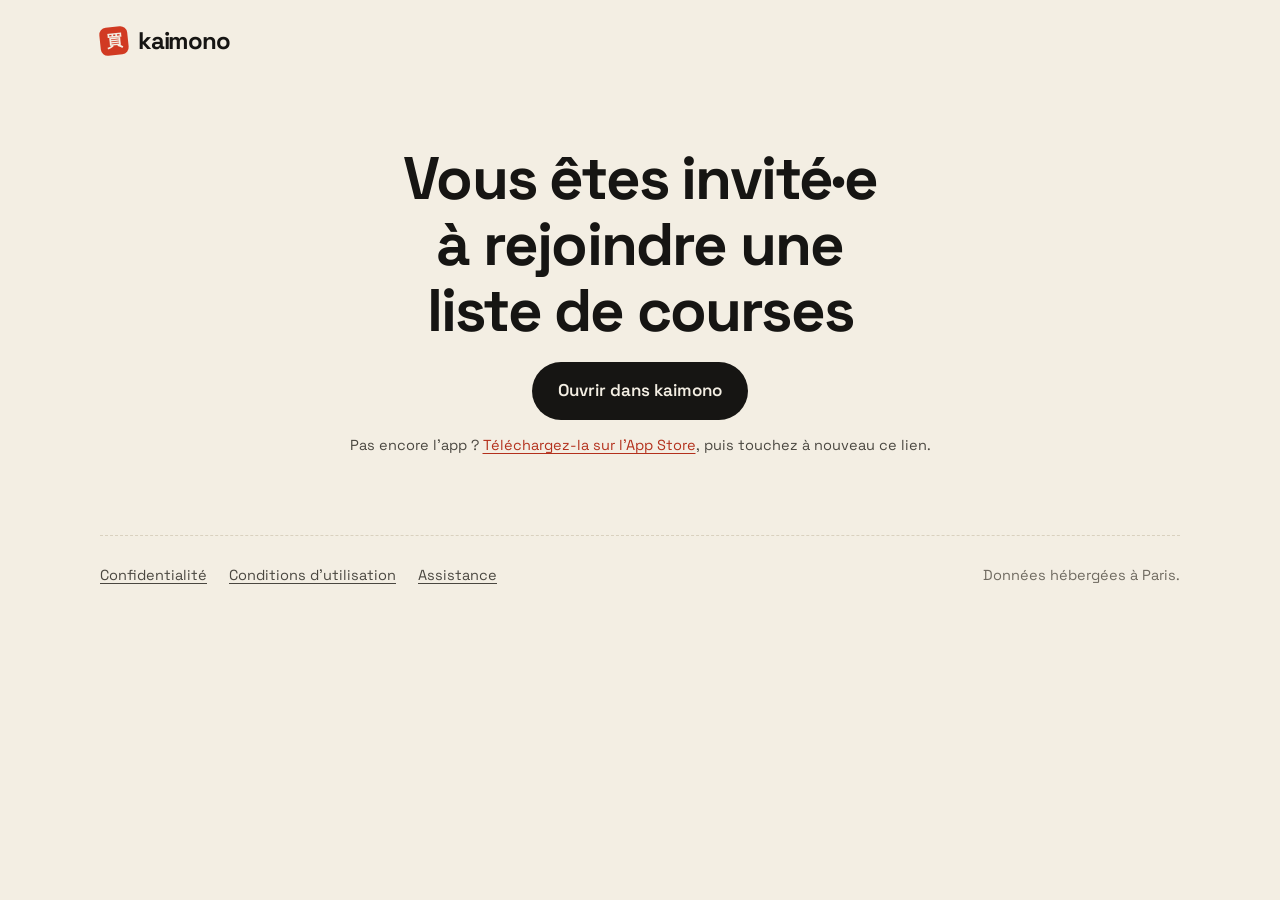
<file: rejoindre/index.html>
<!doctype html>
<html lang="fr">
<head>
<meta charset="utf-8">
<meta name="viewport" content="width=device-width, initial-scale=1, viewport-fit=cover">
<title>Rejoindre un espace sur kaimono</title>
<meta name="description" content="Ouvrez ce lien sur votre iPhone pour rejoindre la liste de courses partagée.">
<meta name="theme-color" content="#F3EEE3" media="(prefers-color-scheme: light)">
<meta name="theme-color" content="#151412" media="(prefers-color-scheme: dark)">
<link rel="icon" href="../assets/icon.png">
<link rel="apple-touch-icon" href="../assets/icon.png">
<link rel="preconnect" href="https://fonts.googleapis.com">
<link rel="preconnect" href="https://fonts.gstatic.com" crossorigin>
<link rel="stylesheet" href="https://fonts.googleapis.com/css2?family=JetBrains+Mono:wght@500;700&family=Space+Grotesk:wght@400;500;600;700&display=swap">
<link rel="stylesheet" href="../assets/style.css">
</head>
<body>
<header class="bar">
  <a class="brand" href="../"><span class="seal" aria-hidden="true">買</span>kaimono</a>
</header>
<main class="doc">

<div class="join">
  <h1>Vous êtes invité·e à rejoindre une liste de courses</h1>
  <p class="code" id="code" hidden></p>
  <a class="cta" id="open" href="kaimono://">Ouvrir dans kaimono</a>
  <p class="small">Pas encore l’app ? <a href="https://apps.apple.com/fr/app/kaimono-liste-de-courses/id6818076246">Téléchargez-la sur l’App Store</a>, puis touchez à nouveau ce lien.</p>
</div>
<script>
  (function () {
    var m = location.search.match(/[?&]c=([A-Za-z0-9]{6})/);
    if (!m) return;
    var code = m[1].toUpperCase();
    var url = 'kaimono://join/' + code;
    var open = document.getElementById('open');
    var c = document.getElementById('code');
    open.href = url;
    c.textContent = 'Code de l’espace : ' + code;
    c.hidden = false;
    location.href = url;
  })();
</script>

</main>
<footer class="foot">
  <a href="../confidentialite/">Confidentialité</a>
  <a href="../cgu/">Conditions d’utilisation</a>
  <a href="../assistance/">Assistance</a>
  <span>Données hébergées à Paris.</span>
</footer>
</body>
</html>
</file>
<file: assets/style.css>
/* Site kaimono : même papier, même encre, même vermillon que l'app. */
:root {
  --paper: #F3EEE3; --card: #FDFBF7; --ink: #161513; --soft: #4A4740; --mute: #6F6A60;
  --line: #D9D1BF; --shu: #D13A22; --shu-ink: #B3301C;
  --sans: "Space Grotesk", ui-sans-serif, system-ui, -apple-system, sans-serif;
  --mono: "JetBrains Mono", ui-monospace, Menlo, monospace;
  color-scheme: light;
}
@media (prefers-color-scheme: dark) {
  :root { --paper: #151412; --card: #1E1C19; --ink: #F1ECE2; --soft: #C9C3B7; --mute: #9B958A; --line: #3A3630; --shu-ink: #F2795C; color-scheme: dark; }
}
* { box-sizing: border-box; }
html, body { margin: 0; }
body { background: var(--paper); color: var(--ink); font: 17px/1.6 var(--sans); -webkit-font-smoothing: antialiased; padding-inline: 20px; }
a { color: var(--shu-ink); text-underline-offset: 3px; }
h1, h2, h3 { letter-spacing: -0.03em; line-height: 1.1; text-wrap: balance; }
h1 { font-size: clamp(34px, 6vw, 60px); margin: 0 0 18px; }
h2 { font-size: 23px; margin: 36px 0 8px; }
h3 { font-size: 19px; margin: 0 0 6px; }
em { font-style: normal; color: var(--shu); }
.bar { max-width: 1080px; margin: 0 auto; padding-block: 22px; }
.brand { display: inline-flex; align-items: center; gap: 10px; font-weight: 700; font-size: 24px; letter-spacing: -0.05em; color: var(--ink); text-decoration: none; }
.seal { width: 28px; height: 28px; border-radius: 7px; background: var(--shu); color: #F3EEE3; display: grid; place-items: center; font-size: 16px; font-weight: 800; transform: rotate(-6deg); font-family: "Hiragino Sans", "Noto Sans JP", sans-serif; }
main.doc { max-width: 720px; margin: 0 auto; padding-block: 24px 64px; }
main.doc p, main.doc li { color: var(--soft); }
main.wide { max-width: 1080px; margin: 0 auto; padding-block: 20px 64px; }
.hero { display: grid; grid-template-columns: minmax(0, 1fr) minmax(0, 1.1fr); gap: 40px; align-items: center; }
.lede { font-size: 21px; color: var(--soft); max-width: 34ch; margin: 0 0 26px; }
.cta { display: inline-block; background: var(--ink); color: var(--paper); text-decoration: none; font-weight: 600; padding: 15px 26px; border-radius: 999px; }
.cta.soon { background: var(--shu); color: #fff; }
.small { color: var(--mute); font-size: 14.5px; margin-top: 14px; }
.shots { display: grid; grid-template-columns: repeat(3, minmax(0, 1fr)); gap: 12px; }
.shots img { width: 100%; height: auto; border-radius: 16px; display: block; }
.features { display: grid; grid-template-columns: repeat(auto-fit, minmax(220px, 1fr)); gap: 14px; margin-top: 56px; }
.features div { background: var(--card); border-radius: 18px; padding: 20px; }
.features p { color: var(--mute); margin: 0; font-size: 15.5px; }
.table { overflow-x: auto; background: var(--card); border-radius: 14px; margin: 14px 0; }
table { border-collapse: collapse; width: 100%; font-size: 15px; }
th, td { text-align: left; padding: 10px 14px; border-top: 1px dashed var(--line); vertical-align: top; }
thead th { border-top: 0; font-family: var(--mono); font-size: 12px; text-transform: uppercase; letter-spacing: 0.06em; color: var(--mute); }
code { font-family: var(--mono); font-size: 0.9em; }
.join { text-align: center; padding-top: 40px; }
.join .code { font-family: var(--mono); font-size: 20px; color: var(--ink); }
.foot { max-width: 1080px; margin: 0 auto; padding-block: 28px 40px; border-top: 1px dashed var(--line); display: flex; flex-wrap: wrap; gap: 10px 22px; font-size: 14.5px; color: var(--mute); }
.foot a { color: var(--soft); }
.foot span { margin-left: auto; }
@media (max-width: 760px) {
  .hero { grid-template-columns: 1fr; }
  .foot span { margin-left: 0; }
}

/* Recette partagée (/recette/) */
.recipe { max-width: 640px; margin: 0 auto; padding-top: 28px; }
.recipe h1 { margin-bottom: 4px; }
.recipe h2 { font-size: 20px; margin: 28px 0 8px; }
.recipe .from { font-family: var(--mono); font-size: 13px; text-transform: uppercase; letter-spacing: 0.06em; color: var(--shu-ink); margin: 0 0 8px; }
.recipe .meta { color: var(--mute); margin: 0 0 18px; }
.ingredients { list-style: none; padding: 0; margin: 0 0 18px; background: var(--card); border-radius: 18px; }
.ingredients li { display: flex; justify-content: space-between; gap: 16px; padding: 12px 18px; border-top: 1px dashed var(--line); color: var(--ink); }
.ingredients li:first-child { border-top: 0; }
.ingredients .qty { font-family: var(--mono); font-size: 15px; color: var(--soft); white-space: nowrap; }
.steps { padding-left: 22px; }
.steps li { margin-bottom: 8px; }
.recipe .add { text-align: center; margin-top: 32px; }
</file>
